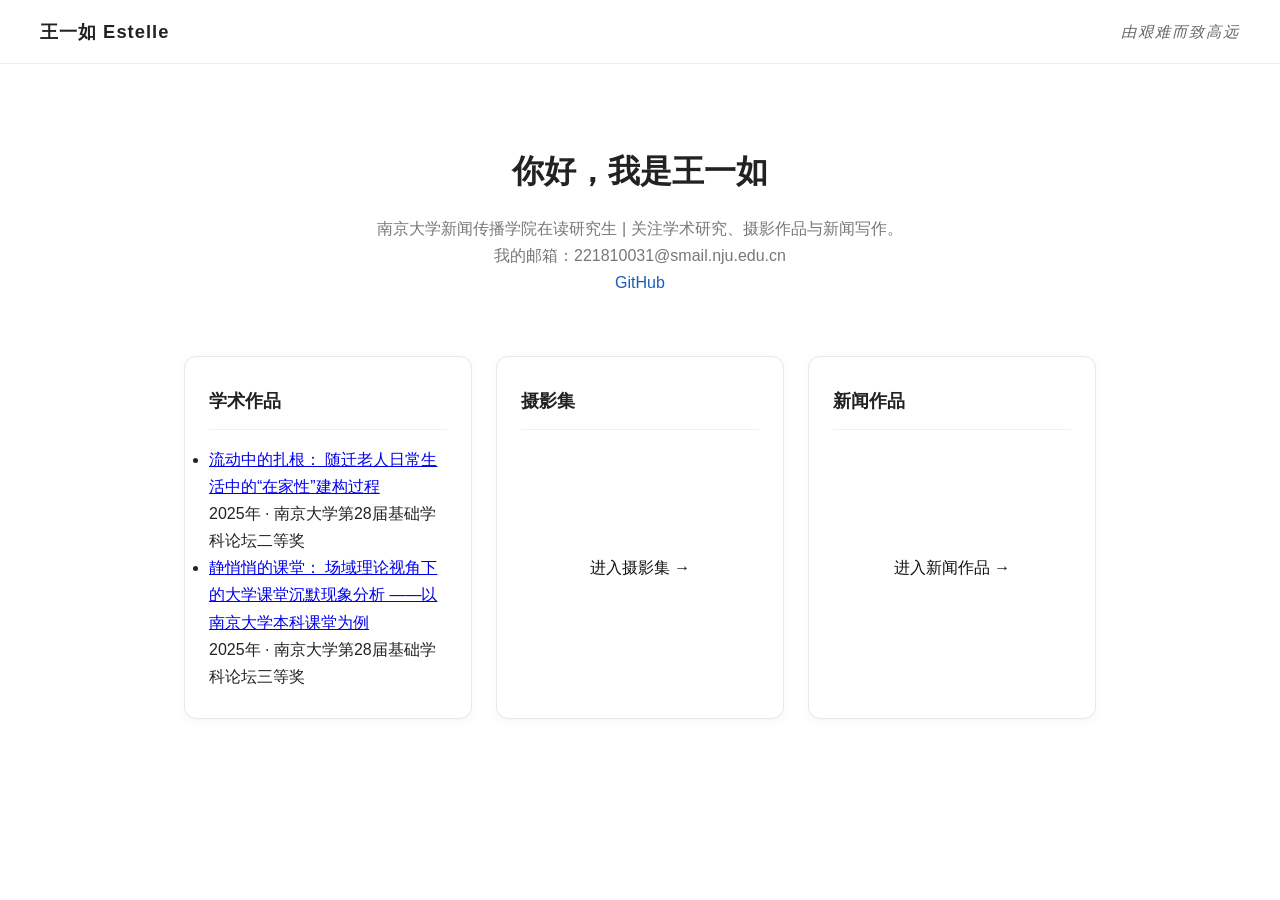
<file: index.html>
<!DOCTYPE html>
<html lang="zh-CN">
<head>
  <meta charset="UTF-8">
  <meta name="viewport" content="width=device-width, initial-scale=1.0">
  <title>王一如 · 个人网站</title>
  <link rel="stylesheet" href="style.css">
</head>
<body>

    <!-- 顶部导航栏 -->
  <nav class="navbar">
    <div class="nav-brand">王一如 Estelle</div>
    <p class="nav-motto"><em>由艰难而致高远</em></p>
  </nav>

  <!-- 基本信息区域 -->
  <header class="hero">
    <h1>你好，我是王一如</h1>
    <p>南京大学新闻传播学院在读研究生 | 关注学术研究、摄影作品与新闻写作。</p>
     <p>我的邮箱：221810031@smail.nju.edu.cn</p>
     <p>
    <a href="https://github.com/wangyiru0405">GitHub</a>
  </p>
  </header>

  <!-- 三个内容卡片占位区 -->
  <main class="cards-container">

     <!-- 学术作品 -->
    <section class="card" id="academic">
      <h2>学术作品</h2>
      <ul class="item-list">
        <li>
          <a href="papers/academic-paper-2.pdf" target="_blank">流动中的扎根： 随迁老人日常生活中的“在家性”建构过程</a>
          <br>
          <span class="item-meta">2025年 · 南京大学第28届基础学科论坛二等奖</span>
        </li>
        <li>
          <a href="papers/academic-paper-1.pdf" target="_blank">静悄悄的课堂： 场域理论视角下的大学课堂沉默现象分析 ——以南京大学本科课堂为例</a>
          <br>
          <span class="item-meta">2025年 · 南京大学第28届基础学科论坛三等奖</span>
        </li>
      </ul>
    </section>

    <section class="card card-flex" id="photography">
  <h2>摄影集</h2>
  <div class="card-center">
    <a href="photography.html" class="card-link">进入摄影集 →</a>
  </div>
</section>

   <section class="card card-flex" id="journalism">
  <h2>新闻作品</h2>
  <div class="card-center">
    <a href="news.html" class="card-link">进入新闻作品 →</a>
  </div>
</section>

  </main>

</body>
</html>
</file>
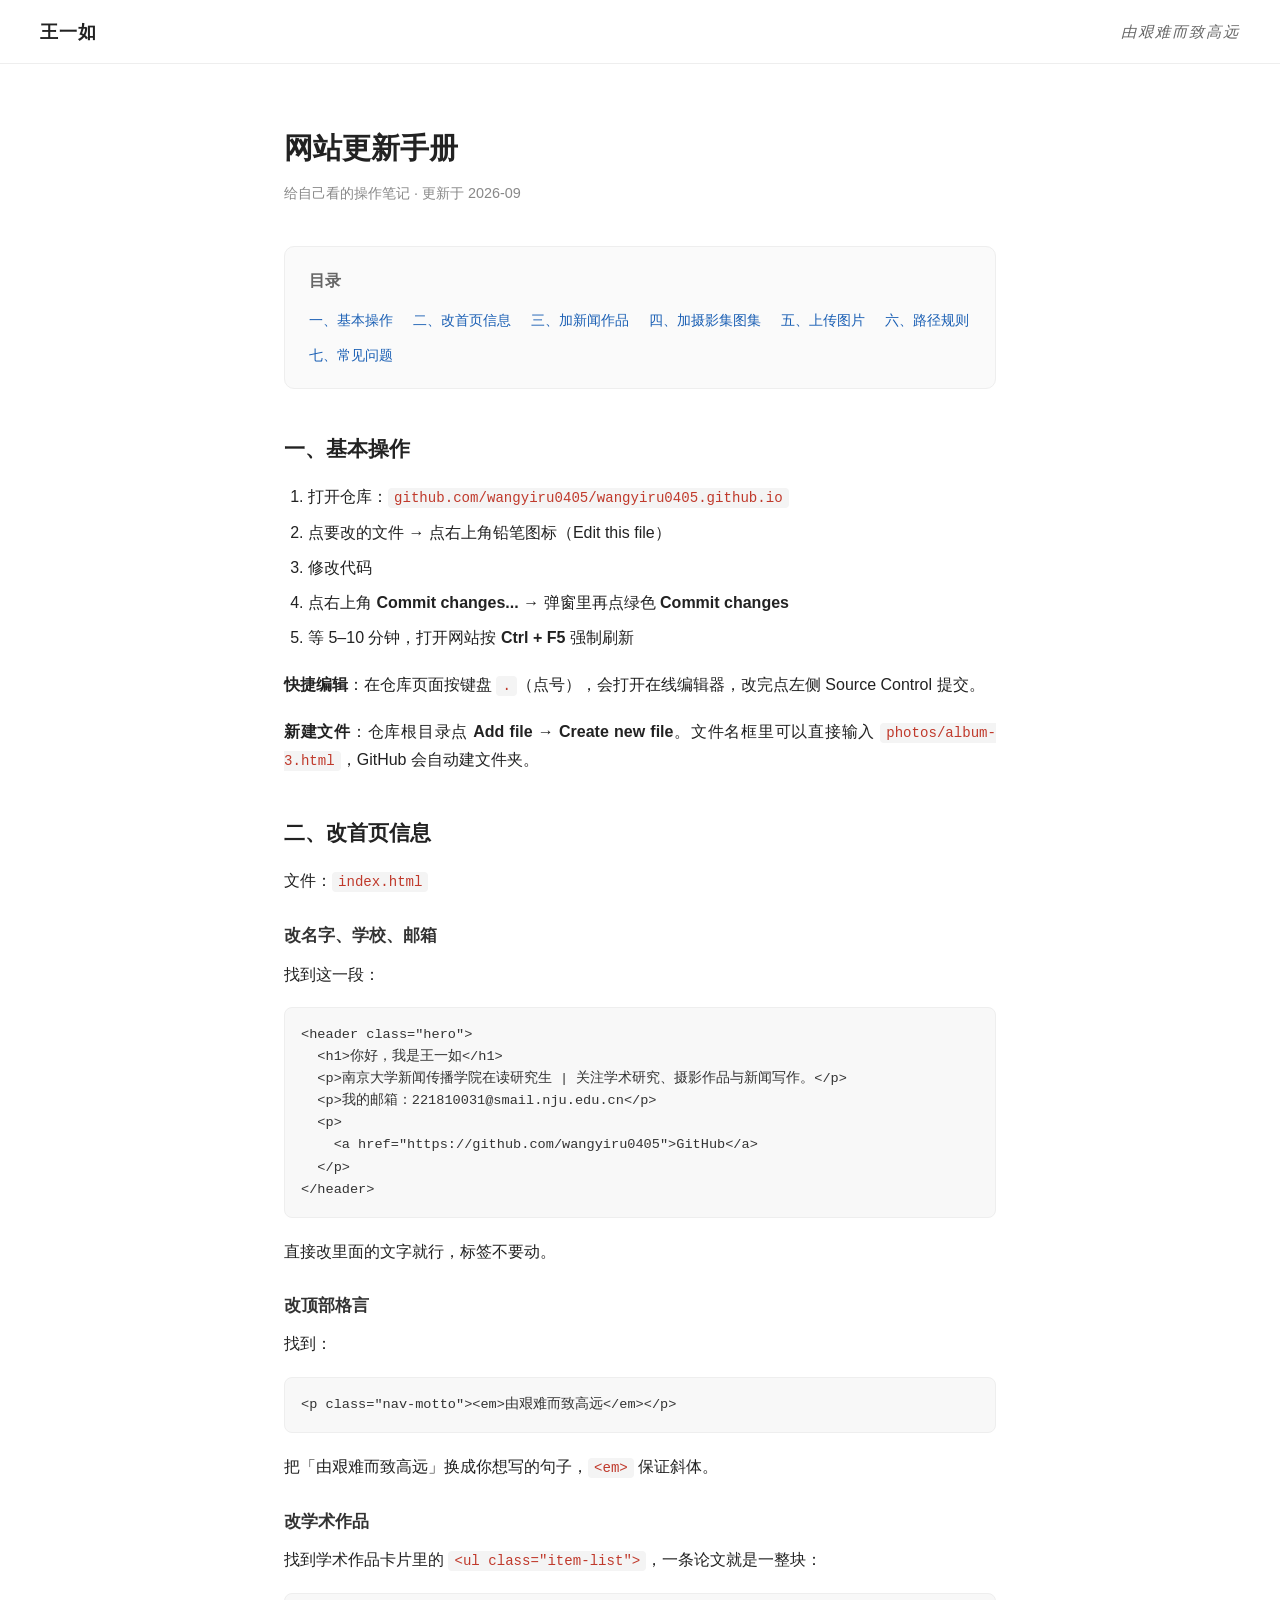
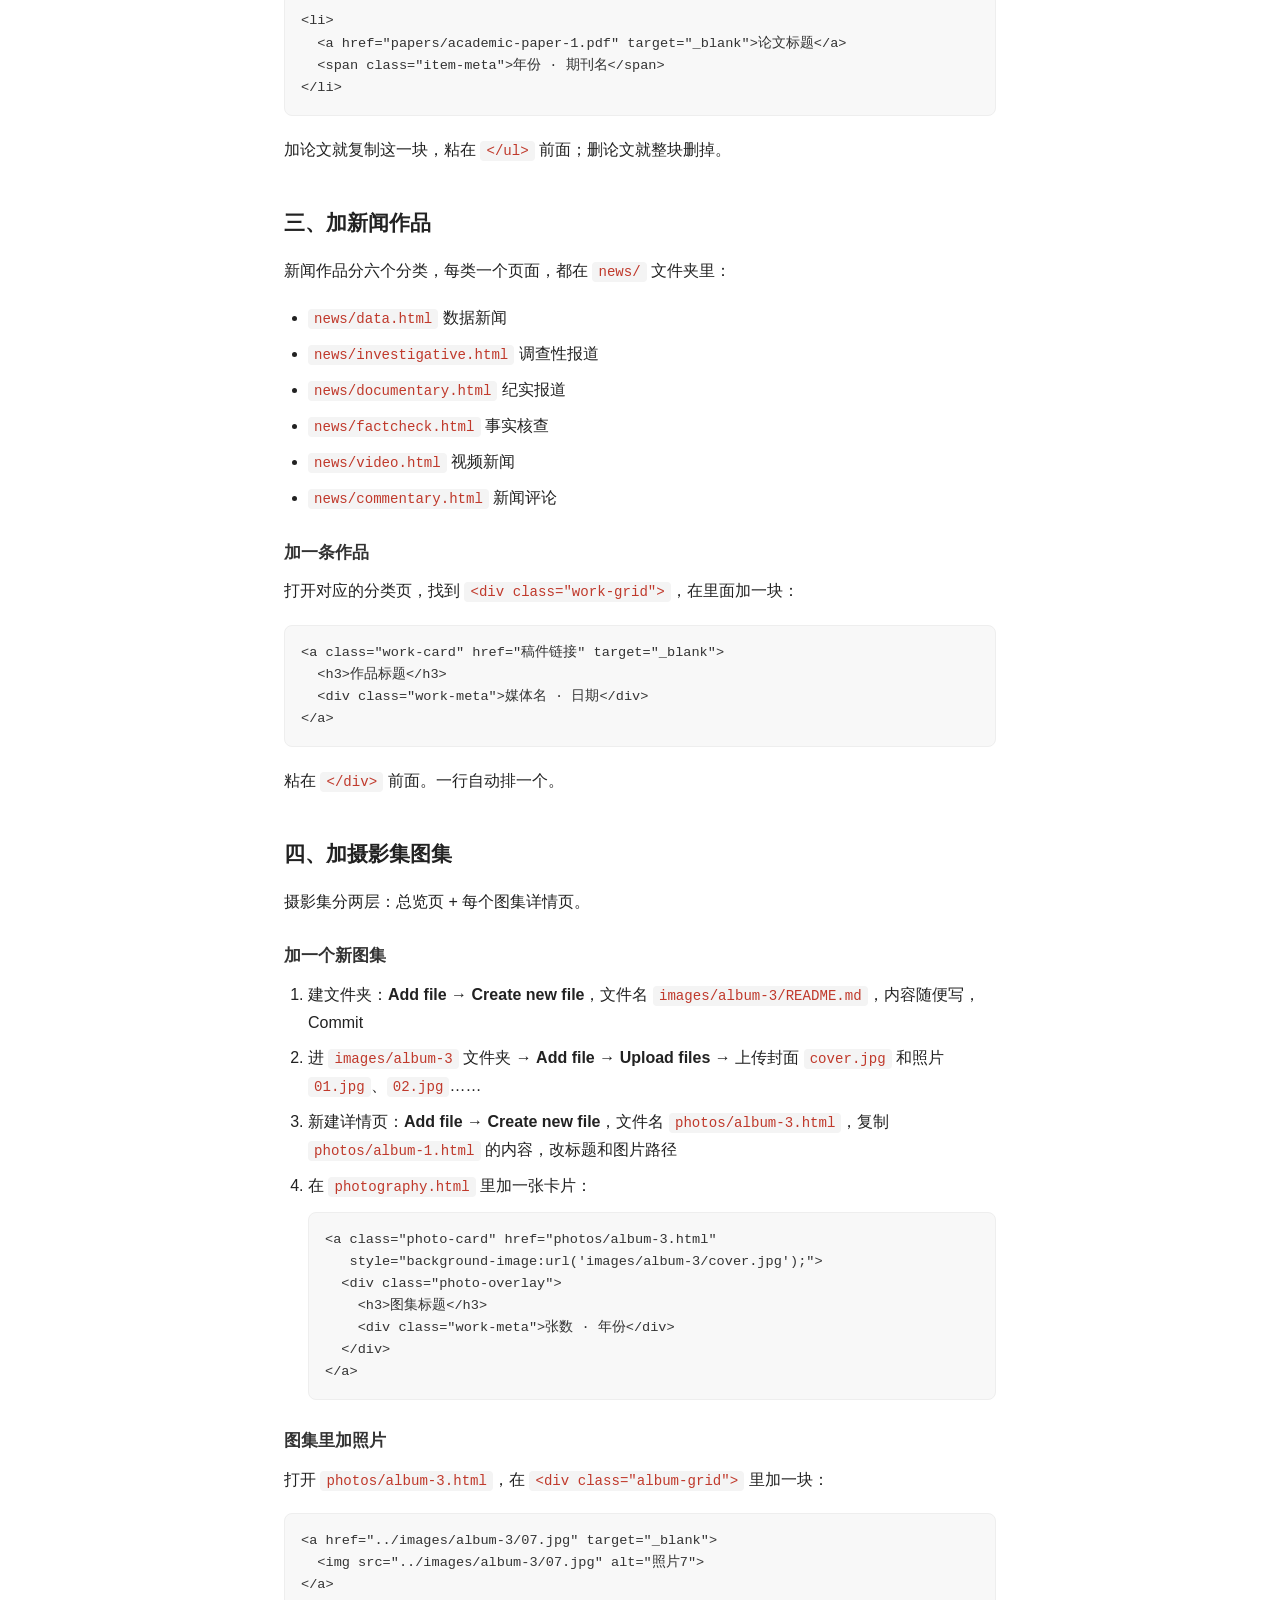
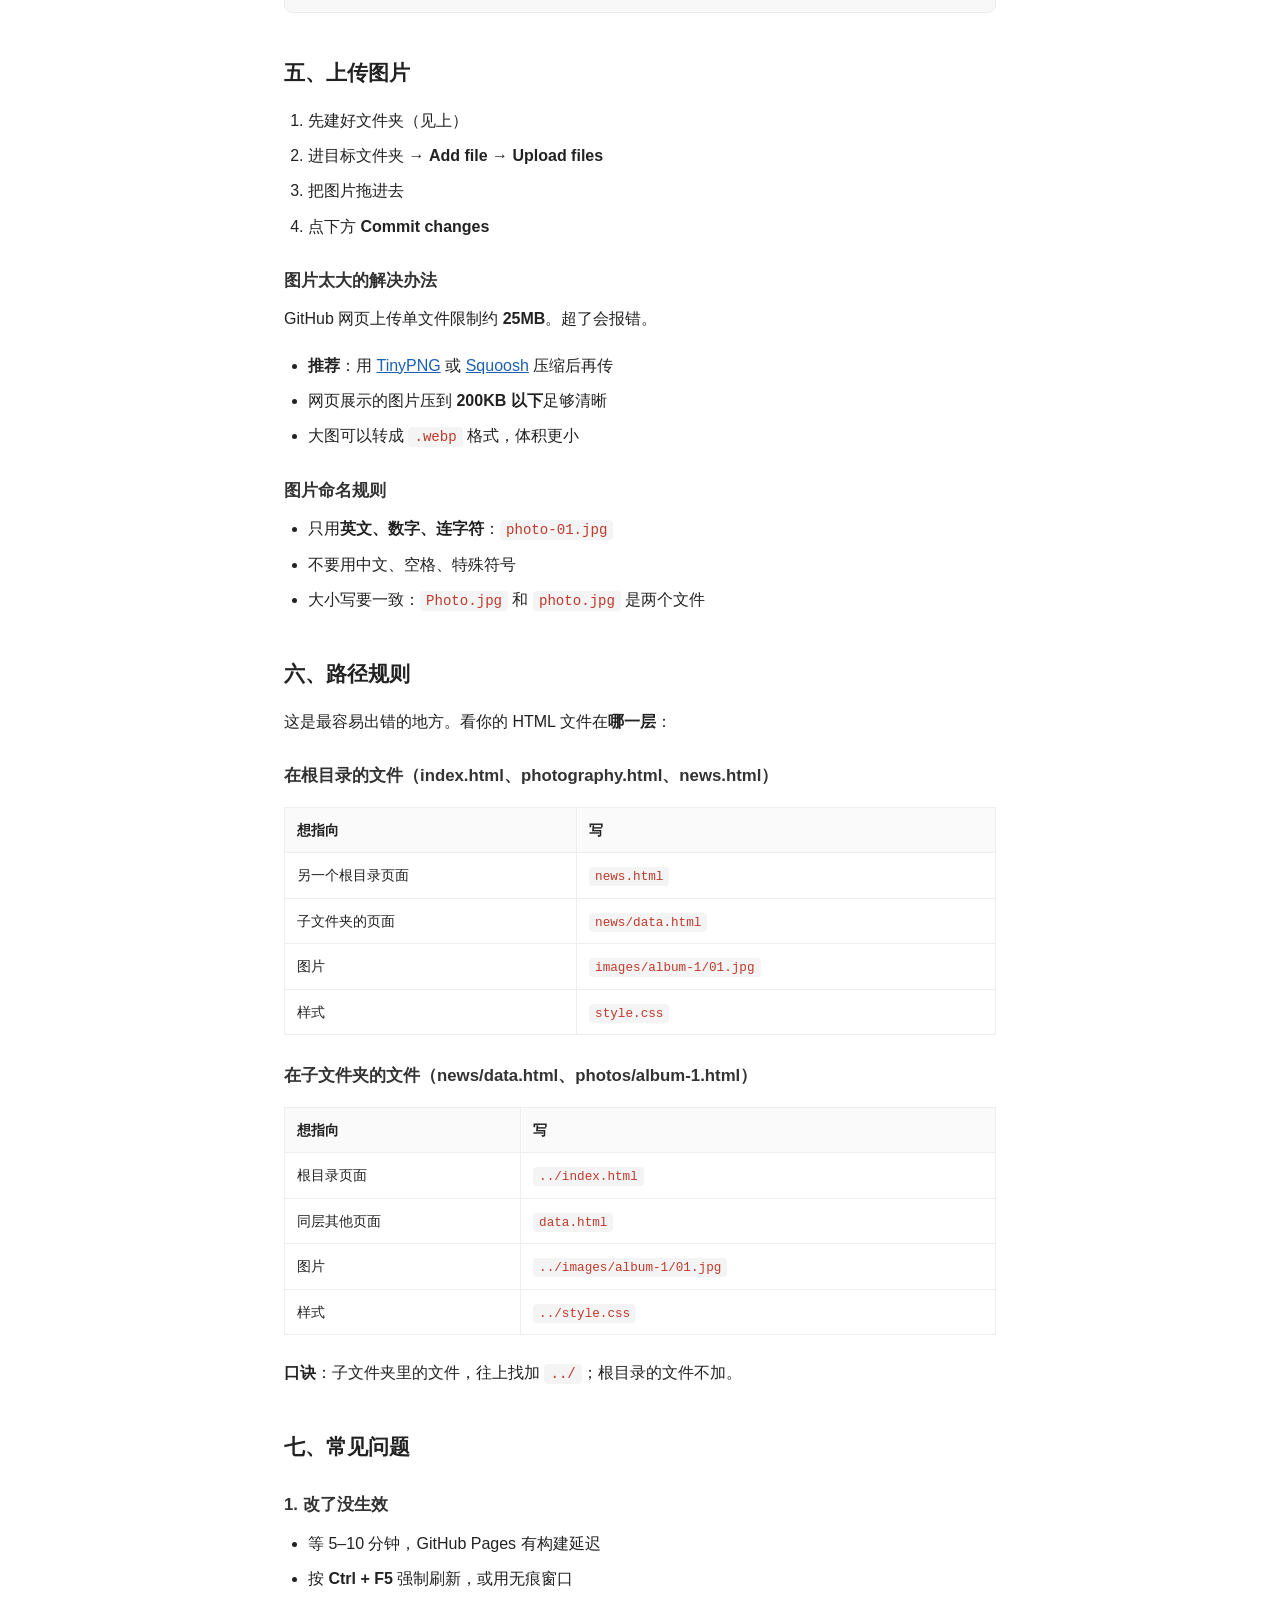
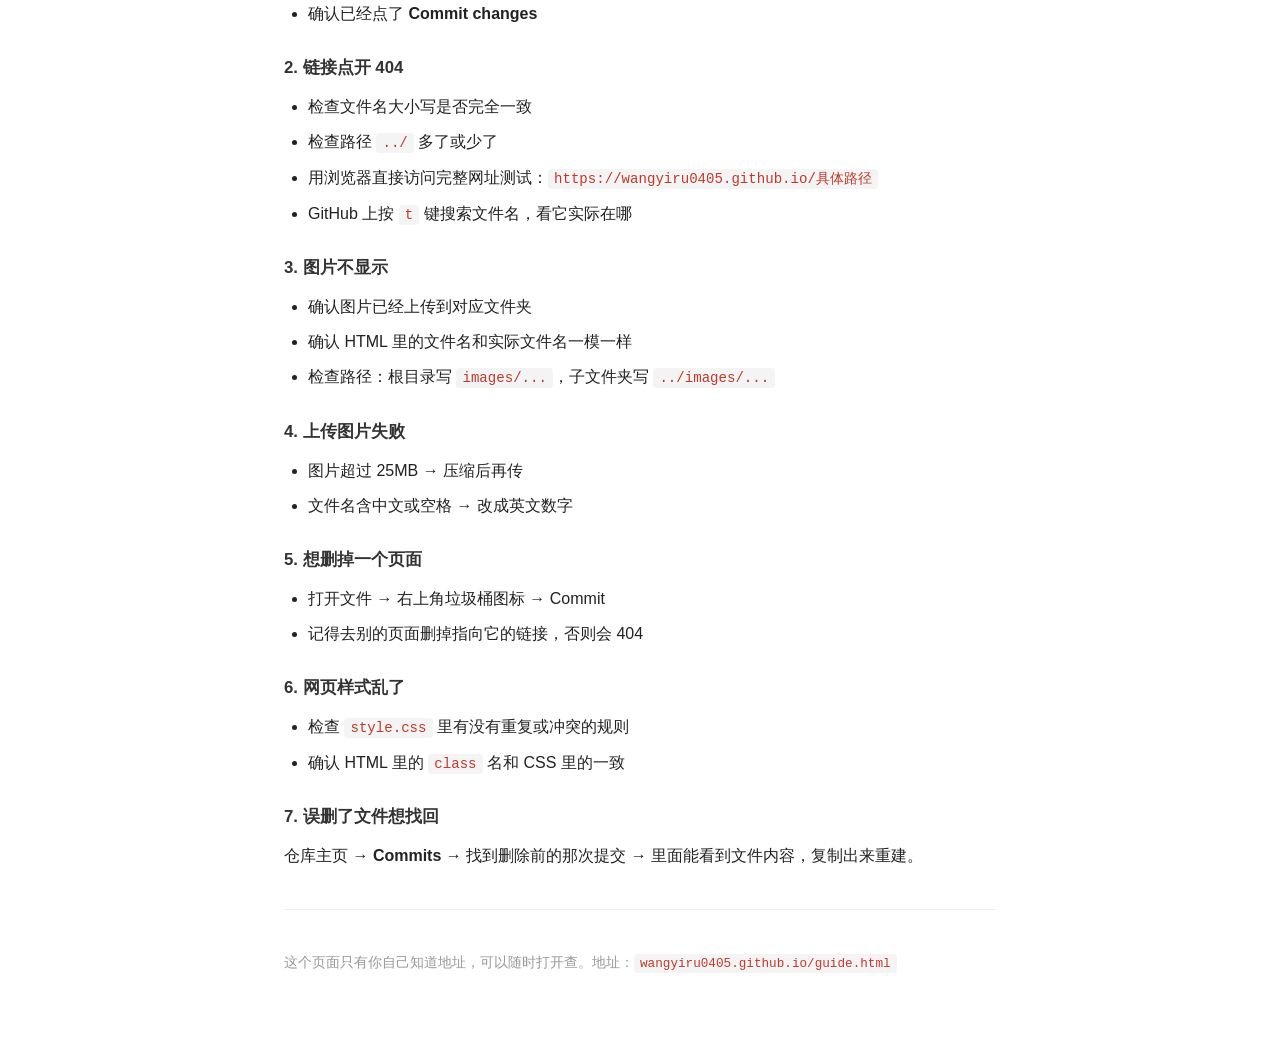
<file: guide.html>
<!DOCTYPE html>
<html lang="zh-CN">
<head>
  <meta charset="UTF-8">
  <meta name="viewport" content="width=device-width, initial-scale=1.0">
  <title>网站更新手册 · 王一如</title>
  <link rel="stylesheet" href="style.css">
</head>
<body>

  <nav class="navbar">
    <div class="nav-brand"><a href="index.html" style="text-decoration:none;color:inherit;">王一如</a></div>
    <p class="nav-motto"><em>由艰难而致高远</em></p>
  </nav>

  <main class="article-container">

    <h1>网站更新手册</h1>
    <p class="article-meta">给自己看的操作笔记 · 更新于 2026-09</p>

    <div class="guide-toc">
      <h2>目录</h2>
      <ul>
        <li><a href="#basic">一、基本操作</a></li>
        <li><a href="#home">二、改首页信息</a></li>
        <li><a href="#news">三、加新闻作品</a></li>
        <li><a href="#photo">四、加摄影集图集</a></li>
        <li><a href="#upload">五、上传图片</a></li>
        <li><a href="#path">六、路径规则</a></li>
        <li><a href="#faq">七、常见问题</a></li>
      </ul>
    </div>

    <article class="article-content">

      <h2 id="basic">一、基本操作</h2>
      <ol>
        <li>打开仓库：<code>github.com/wangyiru0405/wangyiru0405.github.io</code></li>
        <li>点要改的文件 → 点右上角铅笔图标（Edit this file）</li>
        <li>修改代码</li>
        <li>点右上角 <strong>Commit changes...</strong> → 弹窗里再点绿色 <strong>Commit changes</strong></li>
        <li>等 5–10 分钟，打开网站按 <strong>Ctrl + F5</strong> 强制刷新</li>
      </ol>
      <p><strong>快捷编辑</strong>：在仓库页面按键盘 <code>.</code>（点号），会打开在线编辑器，改完点左侧 Source Control 提交。</p>
      <p><strong>新建文件</strong>：仓库根目录点 <strong>Add file → Create new file</strong>。文件名框里可以直接输入 <code>photos/album-3.html</code>，GitHub 会自动建文件夹。</p>

      <h2 id="home">二、改首页信息</h2>
      <p>文件：<code>index.html</code></p>

      <h3>改名字、学校、邮箱</h3>
      <p>找到这一段：</p>
      <pre><code>&lt;header class="hero"&gt;
  &lt;h1&gt;你好，我是王一如&lt;/h1&gt;
  &lt;p&gt;南京大学新闻传播学院在读研究生 | 关注学术研究、摄影作品与新闻写作。&lt;/p&gt;
  &lt;p&gt;我的邮箱：221810031@smail.nju.edu.cn&lt;/p&gt;
  &lt;p&gt;
    &lt;a href="https://github.com/wangyiru0405"&gt;GitHub&lt;/a&gt;
  &lt;/p&gt;
&lt;/header&gt;</code></pre>
      <p>直接改里面的文字就行，标签不要动。</p>

      <h3>改顶部格言</h3>
      <p>找到：</p>
      <pre><code>&lt;p class="nav-motto"&gt;&lt;em&gt;由艰难而致高远&lt;/em&gt;&lt;/p&gt;</code></pre>
      <p>把「由艰难而致高远」换成你想写的句子，<code>&lt;em&gt;</code> 保证斜体。</p>

      <h3>改学术作品</h3>
      <p>找到学术作品卡片里的 <code>&lt;ul class="item-list"&gt;</code>，一条论文就是一整块：</p>
      <pre><code>&lt;li&gt;
  &lt;a href="papers/academic-paper-1.pdf" target="_blank"&gt;论文标题&lt;/a&gt;
  &lt;span class="item-meta"&gt;年份 · 期刊名&lt;/span&gt;
&lt;/li&gt;</code></pre>
      <p>加论文就复制这一块，粘在 <code>&lt;/ul&gt;</code> 前面；删论文就整块删掉。</p>

      <h2 id="news">三、加新闻作品</h2>
      <p>新闻作品分六个分类，每类一个页面，都在 <code>news/</code> 文件夹里：</p>
      <ul>
        <li><code>news/data.html</code> 数据新闻</li>
        <li><code>news/investigative.html</code> 调查性报道</li>
        <li><code>news/documentary.html</code> 纪实报道</li>
        <li><code>news/factcheck.html</code> 事实核查</li>
        <li><code>news/video.html</code> 视频新闻</li>
        <li><code>news/commentary.html</code> 新闻评论</li>
      </ul>

      <h3>加一条作品</h3>
      <p>打开对应的分类页，找到 <code>&lt;div class="work-grid"&gt;</code>，在里面加一块：</p>
      <pre><code>&lt;a class="work-card" href="稿件链接" target="_blank"&gt;
  &lt;h3&gt;作品标题&lt;/h3&gt;
  &lt;div class="work-meta"&gt;媒体名 · 日期&lt;/div&gt;
&lt;/a&gt;</code></pre>
      <p>粘在 <code>&lt;/div&gt;</code> 前面。一行自动排一个。</p>

      <h2 id="photo">四、加摄影集图集</h2>
      <p>摄影集分两层：总览页 + 每个图集详情页。</p>

      <h3>加一个新图集</h3>
      <ol>
        <li>建文件夹：<strong>Add file → Create new file</strong>，文件名 <code>images/album-3/README.md</code>，内容随便写，Commit</li>
        <li>进 <code>images/album-3</code> 文件夹 → <strong>Add file → Upload files</strong> → 上传封面 <code>cover.jpg</code> 和照片 <code>01.jpg</code>、<code>02.jpg</code>……</li>
        <li>新建详情页：<strong>Add file → Create new file</strong>，文件名 <code>photos/album-3.html</code>，复制 <code>photos/album-1.html</code> 的内容，改标题和图片路径</li>
        <li>在 <code>photography.html</code> 里加一张卡片：
          <pre><code>&lt;a class="photo-card" href="photos/album-3.html"
   style="background-image:url('images/album-3/cover.jpg');"&gt;
  &lt;div class="photo-overlay"&gt;
    &lt;h3&gt;图集标题&lt;/h3&gt;
    &lt;div class="work-meta"&gt;张数 · 年份&lt;/div&gt;
  &lt;/div&gt;
&lt;/a&gt;</code></pre>
        </li>
      </ol>

      <h3>图集里加照片</h3>
      <p>打开 <code>photos/album-3.html</code>，在 <code>&lt;div class="album-grid"&gt;</code> 里加一块：</p>
      <pre><code>&lt;a href="../images/album-3/07.jpg" target="_blank"&gt;
  &lt;img src="../images/album-3/07.jpg" alt="照片7"&gt;
&lt;/a&gt;</code></pre>

      <h2 id="upload">五、上传图片</h2>
      <ol>
        <li>先建好文件夹（见上）</li>
        <li>进目标文件夹 → <strong>Add file → Upload files</strong></li>
        <li>把图片拖进去</li>
        <li>点下方 <strong>Commit changes</strong></li>
      </ol>

      <h3>图片太大的解决办法</h3>
      <p>GitHub 网页上传单文件限制约 <strong>25MB</strong>。超了会报错。</p>
      <ul>
        <li><strong>推荐</strong>：用 <a href="https://tinypng.com" target="_blank">TinyPNG</a> 或 <a href="https://squoosh.app" target="_blank">Squoosh</a> 压缩后再传</li>
        <li>网页展示的图片压到 <strong>200KB 以下</strong>足够清晰</li>
        <li>大图可以转成 <code>.webp</code> 格式，体积更小</li>
      </ul>

      <h3>图片命名规则</h3>
      <ul>
        <li>只用<strong>英文、数字、连字符</strong>：<code>photo-01.jpg</code></li>
        <li>不要用中文、空格、特殊符号</li>
        <li>大小写要一致：<code>Photo.jpg</code> 和 <code>photo.jpg</code> 是两个文件</li>
      </ul>

      <h2 id="path">六、路径规则</h2>
      <p>这是最容易出错的地方。看你的 HTML 文件在<strong>哪一层</strong>：</p>

      <h3>在根目录的文件（index.html、photography.html、news.html）</h3>
      <table>
        <tr><th>想指向</th><th>写</th></tr>
        <tr><td>另一个根目录页面</td><td><code>news.html</code></td></tr>
        <tr><td>子文件夹的页面</td><td><code>news/data.html</code></td></tr>
        <tr><td>图片</td><td><code>images/album-1/01.jpg</code></td></tr>
        <tr><td>样式</td><td><code>style.css</code></td></tr>
      </table>

      <h3>在子文件夹的文件（news/data.html、photos/album-1.html）</h3>
      <table>
        <tr><th>想指向</th><th>写</th></tr>
        <tr><td>根目录页面</td><td><code>../index.html</code></td></tr>
        <tr><td>同层其他页面</td><td><code>data.html</code></td></tr>
        <tr><td>图片</td><td><code>../images/album-1/01.jpg</code></td></tr>
        <tr><td>样式</td><td><code>../style.css</code></td></tr>
      </table>

      <p><strong>口诀</strong>：子文件夹里的文件，往上找加 <code>../</code>；根目录的文件不加。</p>

      <h2 id="faq">七、常见问题</h2>

      <h3>1. 改了没生效</h3>
      <ul>
        <li>等 5–10 分钟，GitHub Pages 有构建延迟</li>
        <li>按 <strong>Ctrl + F5</strong> 强制刷新，或用无痕窗口</li>
        <li>确认已经点了 <strong>Commit changes</strong></li>
      </ul>

      <h3>2. 链接点开 404</h3>
      <ul>
        <li>检查文件名大小写是否完全一致</li>
        <li>检查路径 <code>../</code> 多了或少了</li>
        <li>用浏览器直接访问完整网址测试：<code>https://wangyiru0405.github.io/具体路径</code></li>
        <li>GitHub 上按 <code>t</code> 键搜索文件名，看它实际在哪</li>
      </ul>

      <h3>3. 图片不显示</h3>
      <ul>
        <li>确认图片已经上传到对应文件夹</li>
        <li>确认 HTML 里的文件名和实际文件名一模一样</li>
        <li>检查路径：根目录写 <code>images/...</code>，子文件夹写 <code>../images/...</code></li>
      </ul>

      <h3>4. 上传图片失败</h3>
      <ul>
        <li>图片超过 25MB → 压缩后再传</li>
        <li>文件名含中文或空格 → 改成英文数字</li>
      </ul>

      <h3>5. 想删掉一个页面</h3>
      <ul>
        <li>打开文件 → 右上角垃圾桶图标 → Commit</li>
        <li>记得去别的页面删掉指向它的链接，否则会 404</li>
      </ul>

      <h3>6. 网页样式乱了</h3>
      <ul>
        <li>检查 <code>style.css</code> 里有没有重复或冲突的规则</li>
        <li>确认 HTML 里的 <code>class</code> 名和 CSS 里的一致</li>
      </ul>

      <h3>7. 误删了文件想找回</h3>
      <p>仓库主页 → <strong>Commits</strong> → 找到删除前的那次提交 → 里面能看到文件内容，复制出来重建。</p>

      <hr style="margin:40px 0;border:none;border-top:1px solid #eeeeee;">

      <p style="color:#999;font-size:0.9rem;">这个页面只有你自己知道地址，可以随时打开查。地址：<code>wangyiru0405.github.io/guide.html</code></p>

    </article>

  </main>

</body>
</html>
</file>
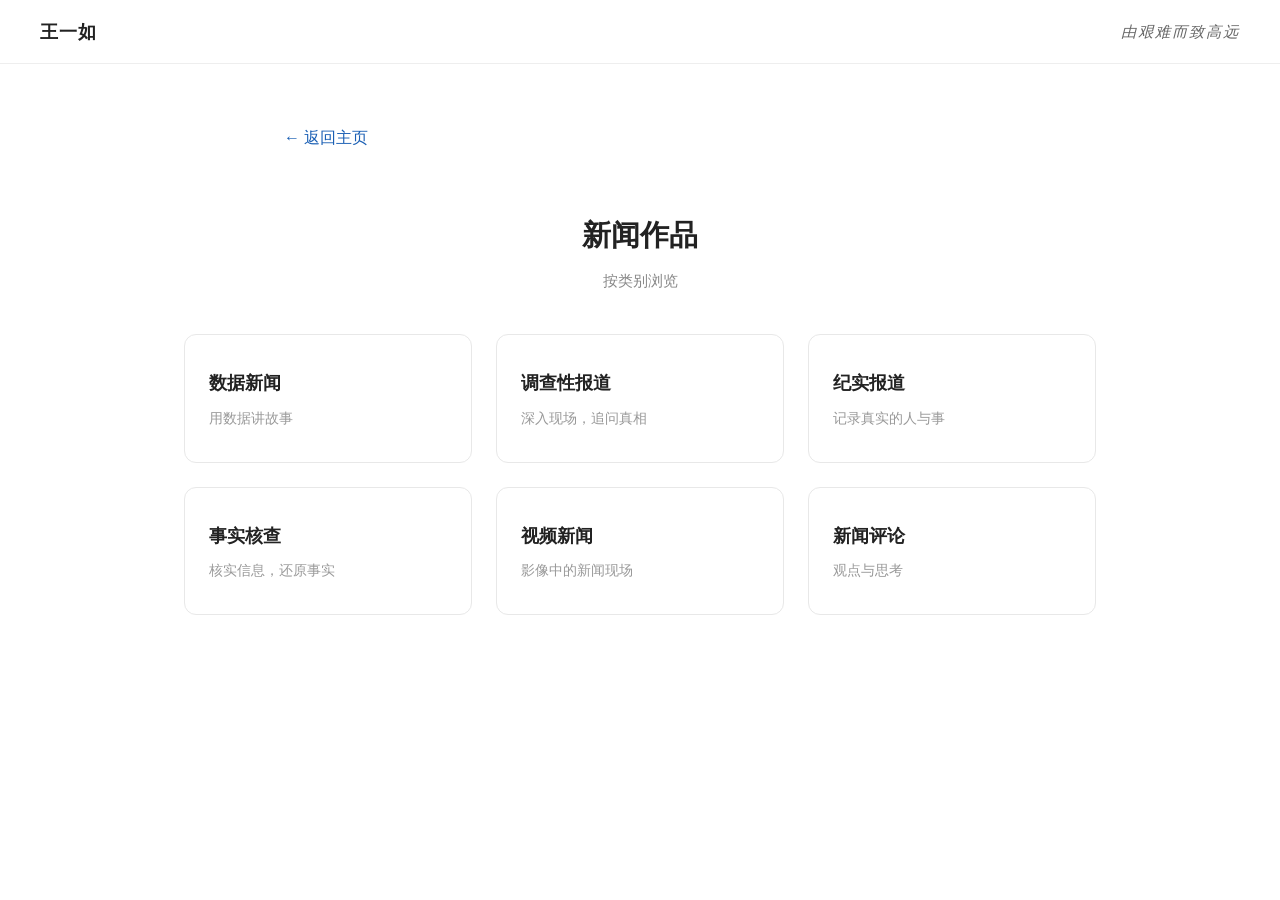
<file: news.html>
<!DOCTYPE html>
<html lang="zh-CN">
<head>
  <meta charset="UTF-8">
  <meta name="viewport" content="width=device-width, initial-scale=1.0">
  <title>新闻作品 · 王一如</title>
  <link rel="stylesheet" href="style.css">
</head>
<body>

  <nav class="navbar">
    <div class="nav-brand"><a href="index.html" style="text-decoration:none;color:inherit;">王一如</a></div>
    <p class="nav-motto"><em>由艰难而致高远</em></p>
  </nav>

    <main class="article-container" style="padding-bottom:0;">
    <p><a href="index.html" style="color:#1a5fb4;text-decoration:none;">← 返回主页</a></p>
  </main>

  <header class="page-header">
    <h1>新闻作品</h1>
    <p>按类别浏览</p>
  </header>

  <main class="category-grid">
    <a class="category-card" href="news/data.html">
      <h2>数据新闻</h2>
      <p>用数据讲故事</p>
    </a>
    <a class="category-card" href="news/investigative.html">
      <h2>调查性报道</h2>
      <p>深入现场，追问真相</p>
    </a>
    <a class="category-card" href="news/documentary.html">
      <h2>纪实报道</h2>
      <p>记录真实的人与事</p>
    </a>
    <a class="category-card" href="news/factchecking.html">
      <h2>事实核查</h2>
      <p>核实信息，还原事实</p>
    </a>
    <a class="category-card" href="news/video.html">
      <h2>视频新闻</h2>
      <p>影像中的新闻现场</p>
    </a>
    <a class="category-card" href="news/commentary.html">
      <h2>新闻评论</h2>
      <p>观点与思考</p>
    </a>
  </main>

</body>
</html>
</file>
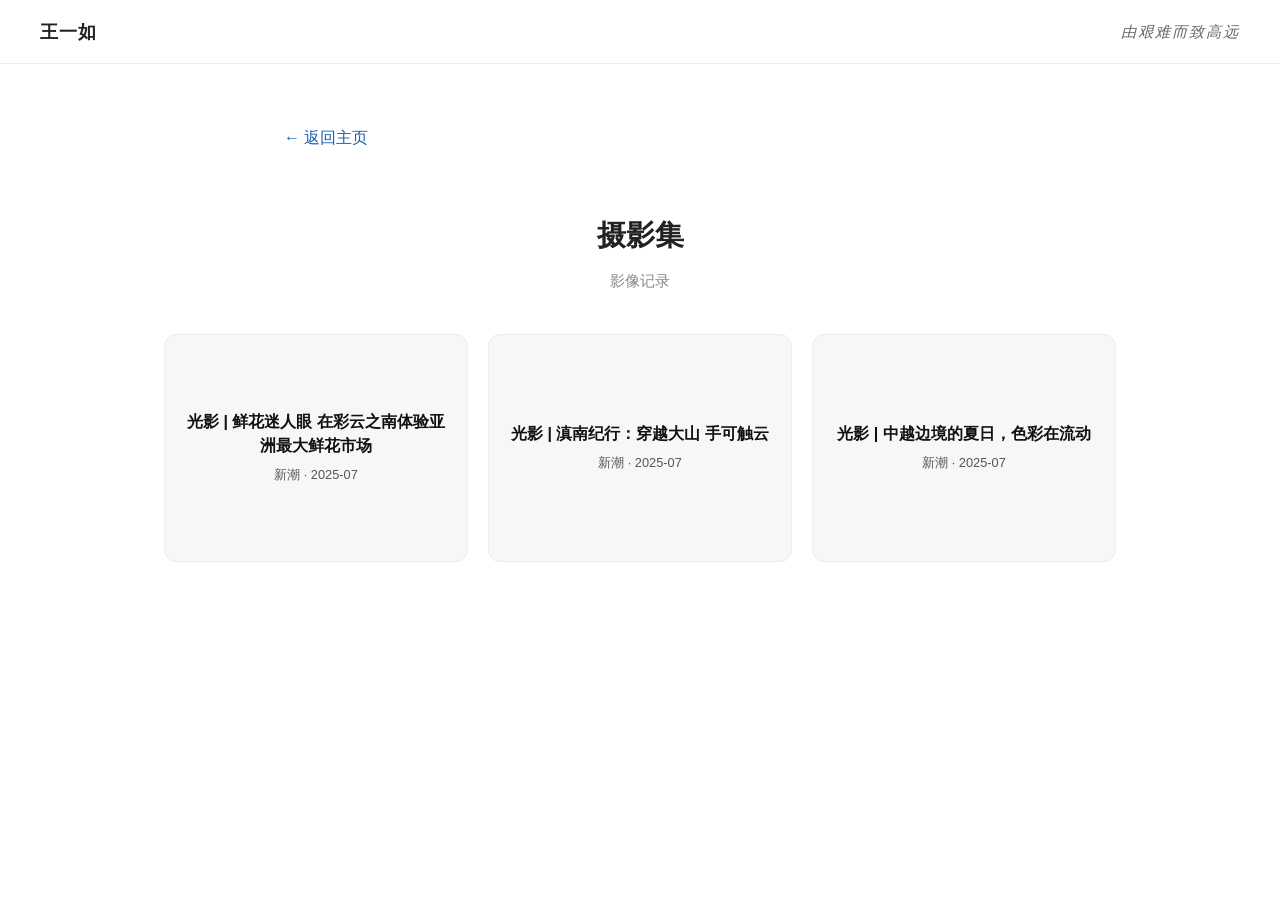
<file: photography.html>
<!DOCTYPE html>
<html lang="zh-CN">
<head>
  <meta charset="UTF-8">
  <meta name="viewport" content="width=device-width, initial-scale=1.0">
  <title>摄影集 · 王一如</title>
  <link rel="stylesheet" href="style.css">
</head>
<body>

  <nav class="navbar">
    <div class="nav-brand"><a href="index.html" style="text-decoration:none;color:inherit;">王一如</a></div>
    <p class="nav-motto"><em>由艰难而致高远</em></p>
  </nav>

  <main class="article-container" style="padding-bottom:0;">
    <p><a href="index.html" style="color:#1a5fb4;text-decoration:none;">← 返回主页</a></p>
  </main>

  <header class="page-header">
    <h1>摄影集</h1>
    <p>影像记录</p>
  </header>

  <main class="photo-grid-wrap">
    <div class="photo-grid">

      <!-- 链接卡片：跳转到外部图集 -->
      <a class="photo-card photo-card-link" href="https://mp.weixin.qq.com/s/2mZAwUhM0xz4P-weGSY0wA" target="_blank">
        <div class="photo-overlay">
          <h3>光影 | 鲜花迷人眼 在彩云之南体验亚洲最大鲜花市场</h3>
          <div class="work-meta">新潮 · 2025-07</div>
        </div>
      </a>

      <a class="photo-card photo-card-link" href="https://mp.weixin.qq.com/s/ZX9TPPDSc-EjP66G8jmydA" target="_blank">
        <div class="photo-overlay">
          <h3>光影 | 滇南纪行：穿越大山 手可触云</h3>
          <div class="work-meta">新潮 · 2025-07</div>
        </div>
      </a>
      
      <a class="photo-card photo-card-link" href="https://mp.weixin.qq.com/s/eCuZIRLlpVw-RigtpGexTQ" target="_blank">
        <div class="photo-overlay">
          <h3>光影 | 中越边境的夏日，色彩在流动</h3>
          <div class="work-meta">新潮 · 2025-07</div>
        </div>
      </a>
      
    </div>
  </main>

</body>
</html>
</file>
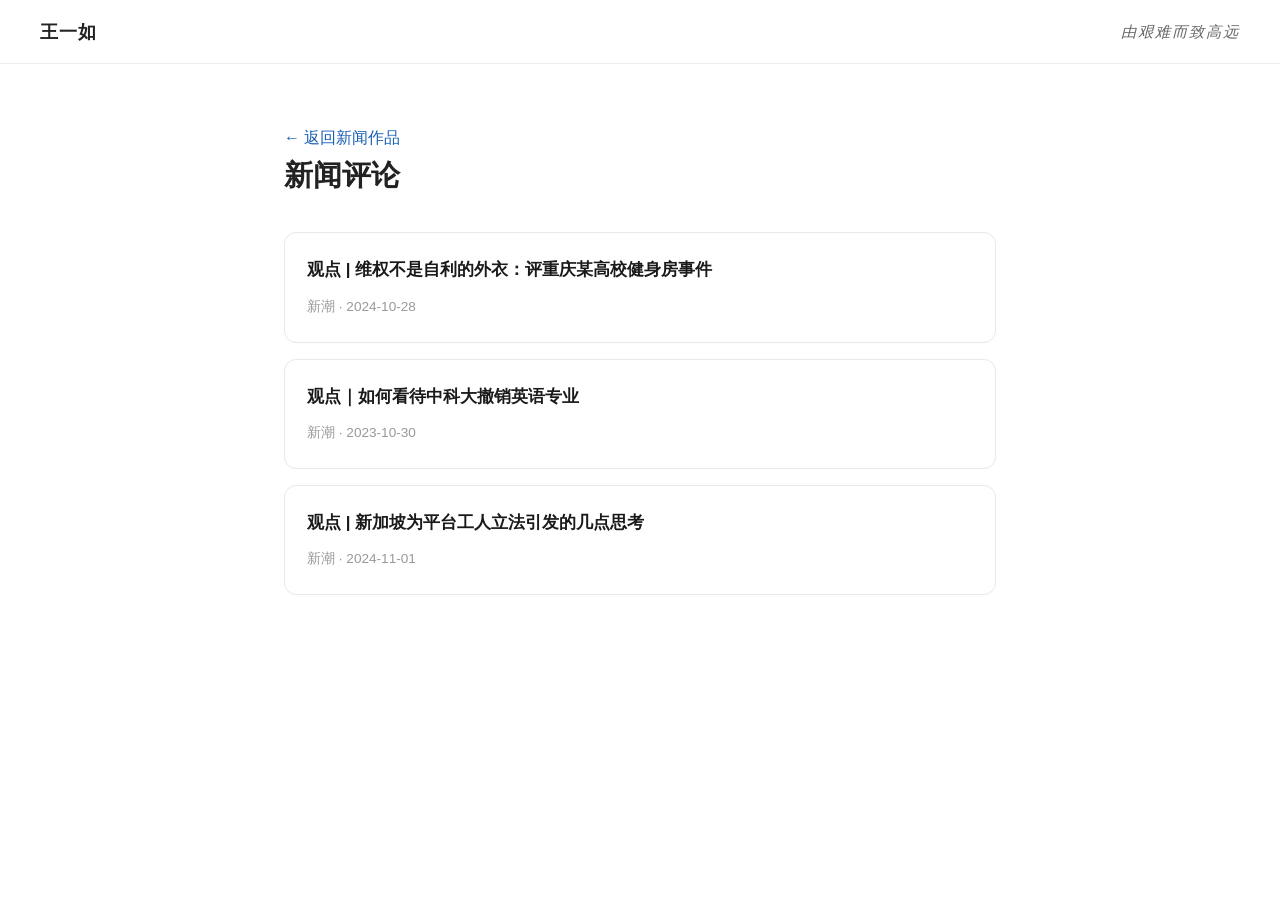
<file: news/commentary.html>
<!DOCTYPE html>
<html lang="zh-CN">
<head>
  <meta charset="UTF-8">
  <meta name="viewport" content="width=device-width, initial-scale=1.0">
  <title>新闻评论 · 王一如</title>
  <link rel="stylesheet" href="../style.css">
</head>
<body>

  <nav class="navbar">
    <div class="nav-brand"><a href="news/commentary.html" style="text-decoration:none;color:inherit;">王一如</a></div>
    <p class="nav-motto"><em>由艰难而致高远</em></p>
  </nav>

  <main class="article-container">
    <p><a href="../news.html" style="color:#1a5fb4;text-decoration:none;">← 返回新闻作品</a></p>

    <h1>新闻评论</h1>

    <div class="work-grid">

      <a class="work-card" href="https://mp.weixin.qq.com/s/ycpeDg0RMtG6tTTT-sfAYw" target="_blank">
        <h3>观点 | 维权不是自利的外衣：评重庆某高校健身房事件</h3>
        <div class="work-meta">新潮 · 2024-10-28</div>
      </a>

      <a class="work-card" href="https://mp.weixin.qq.com/s/hsZKP4WLsXku-dkYqW_1Ig" target="_blank">
        <h3>观点｜如何看待中科大撤销英语专业</h3>
        <div class="work-meta">新潮 · 2023-10-30</div>
      </a>

      <a class="work-card" href="https://mp.weixin.qq.com/s/o0aOYUJIUOWMUSYyKIbL9w" target="_blank">
        <h3>观点 | 新加坡为平台工人立法引发的几点思考</h3>
        <div class="work-meta">新潮 · 2024-11-01</div>
      </a>

    </div>
  </main>

</body>
</html>
</file>
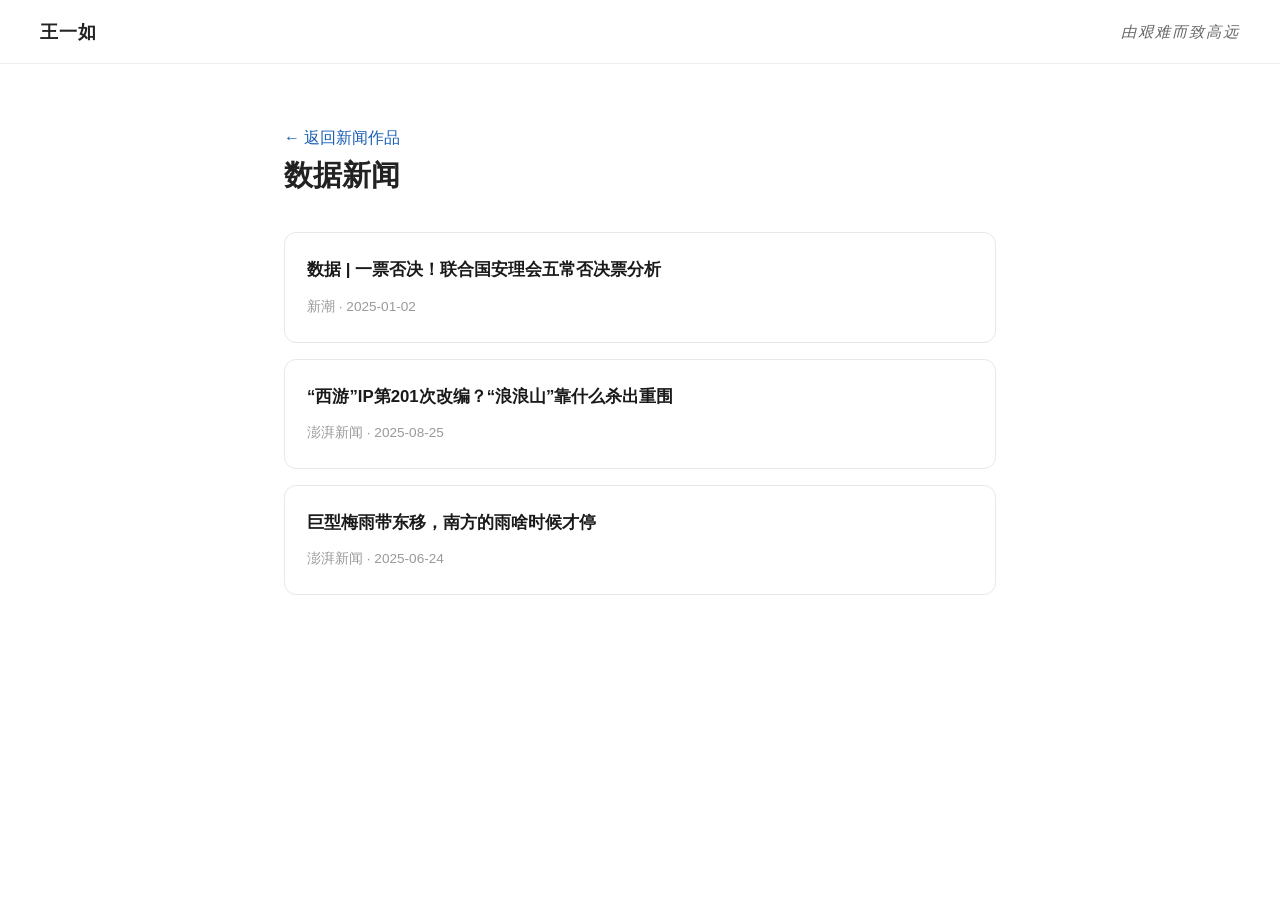
<file: news/data.html>
<!DOCTYPE html>
<html lang="zh-CN">
<head>
  <meta charset="UTF-8">
  <meta name="viewport" content="width=device-width, initial-scale=1.0">
  <title>数据新闻 · 王一如</title>
  <link rel="stylesheet" href="../style.css">
</head>
<body>

  <nav class="navbar">
    <div class="nav-brand"><a href="../index.html" style="text-decoration:none;color:inherit;">王一如</a></div>
    <p class="nav-motto"><em>由艰难而致高远</em></p>
  </nav>

  <main class="article-container">
    <p><a href="../news.html" style="color:#1a5fb4;text-decoration:none;">← 返回新闻作品</a></p>

    <h1>数据新闻</h1>

   <div class="work-grid">

  <a class="work-card" href="https://mp.weixin.qq.com/s/i-mf7pF_BKaDkcweWnBPWg" target="_blank">
    <h3>数据 | 一票否决！联合国安理会五常否决票分析</h3>
    <div class="work-meta">新潮 · 2025-01-02</div>
  </a>

  <a class="work-card" href="https://mp.weixin.qq.com/s/6D1QdQDwRQpPKW4i0TK5Kw" target="_blank">
    <h3>“西游”IP第201次改编？“浪浪山”靠什么杀出重围</h3>
    <div class="work-meta">澎湃新闻 · 2025-08-25</div>
  </a>

  <a class="work-card" href="https://mp.weixin.qq.com/s/bS-173jim2NYlYYwWXK9VQ" target="_blank">
    <h3>巨型梅雨带东移，南方的雨啥时候才停</h3>
    <div class="work-meta">澎湃新闻 · 2025-06-24</div>
  </a>
     
    </div>
  </main>

</body>
</html>
</file>
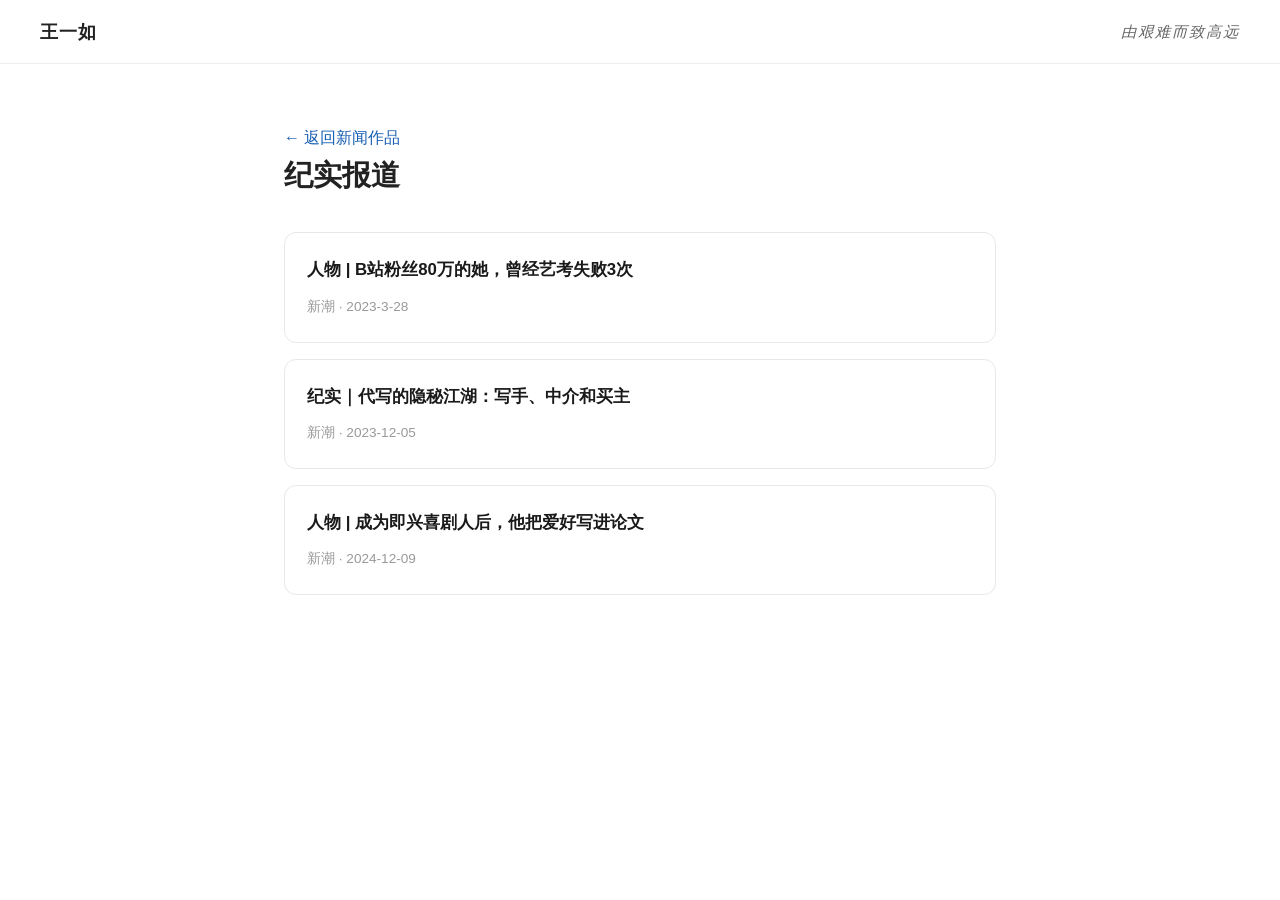
<file: news/documentary.html>
<!DOCTYPE html>
<html lang="zh-CN">
<head>
  <meta charset="UTF-8">
  <meta name="viewport" content="width=device-width, initial-scale=1.0">
  <title>纪实报道 · 王一如</title>
  <link rel="stylesheet" href="../style.css">
</head>
<body>

  <nav class="navbar">
    <div class="nav-brand"><a href="news/documentary.html" style="text-decoration:none;color:inherit;">王一如</a></div>
    <p class="nav-motto"><em>由艰难而致高远</em></p>
  </nav>

  <main class="article-container">
    <p><a href="../news.html" style="color:#1a5fb4;text-decoration:none;">← 返回新闻作品</a></p>

    <h1>纪实报道</h1>

    <div class="work-grid">

      <a class="work-card" href="https://mp.weixin.qq.com/s/jSCD6xkno0920Mx9YEjKhA" target="_blank">
        <h3>人物 | B站粉丝80万的她，曾经艺考失败3次</h3>
        <div class="work-meta">新潮 · 2023-3-28</div>
      </a>

      <a class="work-card" href="https://mp.weixin.qq.com/s/2ekhlaSkvgnGTJNYjp9iEw" target="_blank">
        <h3>纪实｜代写的隐秘江湖：写手、中介和买主</h3>
        <div class="work-meta">新潮 · 2023-12-05</div>
      </a>

      <a class="work-card" href="https://mp.weixin.qq.com/s/uMifAzrBfGXv2mTbAKAQJg" target="_blank">
        <h3>人物 | 成为即兴喜剧人后，他把爱好写进论文</h3>
        <div class="work-meta">新潮 · 2024-12-09</div>
      </a>

    </div>
  </main>

</body>
</html>
</file>
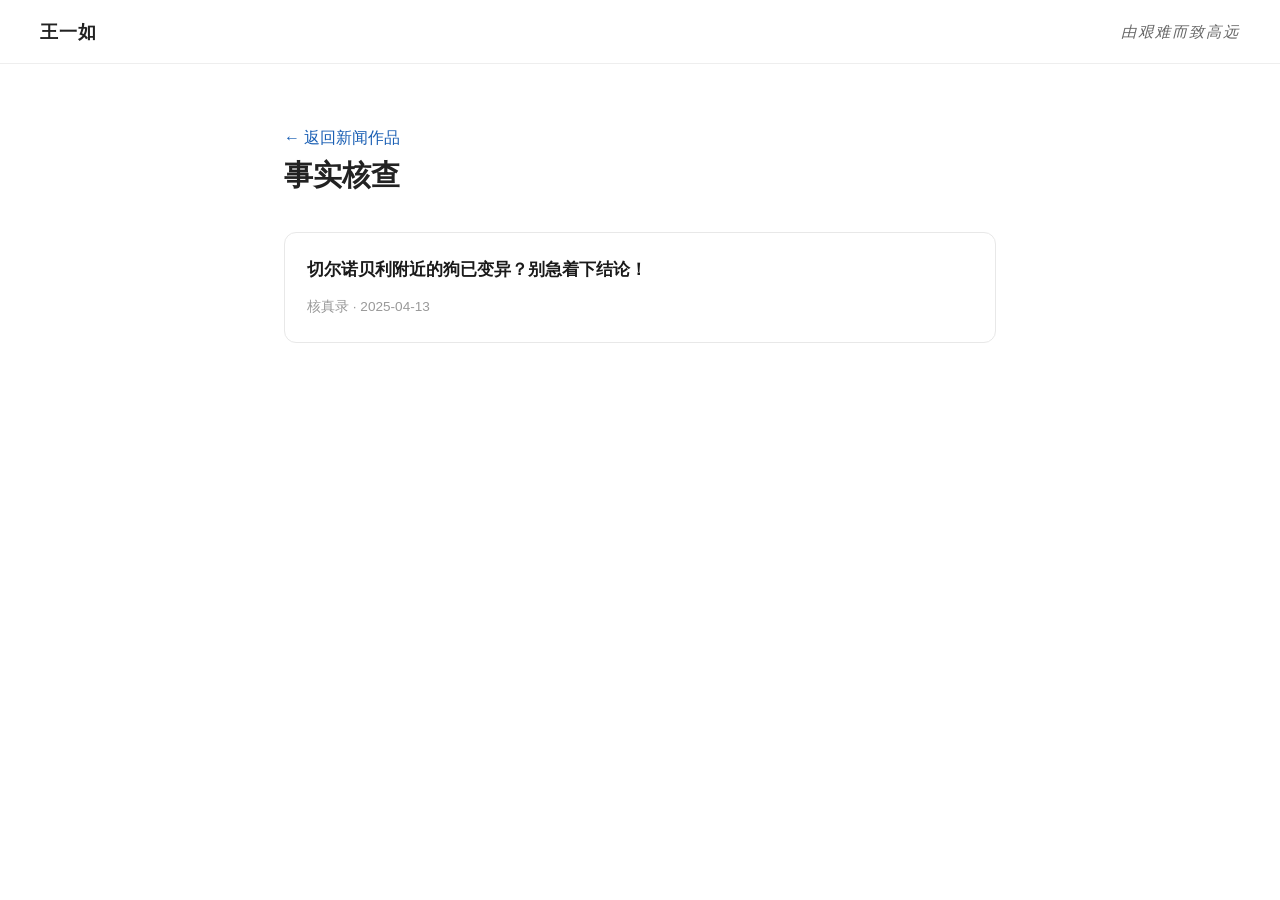
<file: news/factchecking.html>
<!DOCTYPE html>
<html lang="zh-CN">
<head>
  <meta charset="UTF-8">
  <meta name="viewport" content="width=device-width, initial-scale=1.0">
  <title>事实核查 · 王一如</title>
  <link rel="stylesheet" href="../style.css">
</head>
<body>

  <nav class="navbar">
    <div class="nav-brand"><a href="news/factchecking.html" style="text-decoration:none;color:inherit;">王一如</a></div>
    <p class="nav-motto"><em>由艰难而致高远</em></p>
  </nav>

  <main class="article-container">
    <p><a href="../news.html" style="color:#1a5fb4;text-decoration:none;">← 返回新闻作品</a></p>

    <h1>事实核查</h1>

    <div class="work-grid">

      <a class="work-card" href="https://mp.weixin.qq.com/s/0yJ69nQwPAywzPcX07TtVw" target="_blank">
        <h3>切尔诺贝利附近的狗已变异？别急着下结论！</h3>
        <div class="work-meta">核真录 · 2025-04-13</div>
      </a>

    </div>
  </main>

</body>
</html>
</file>
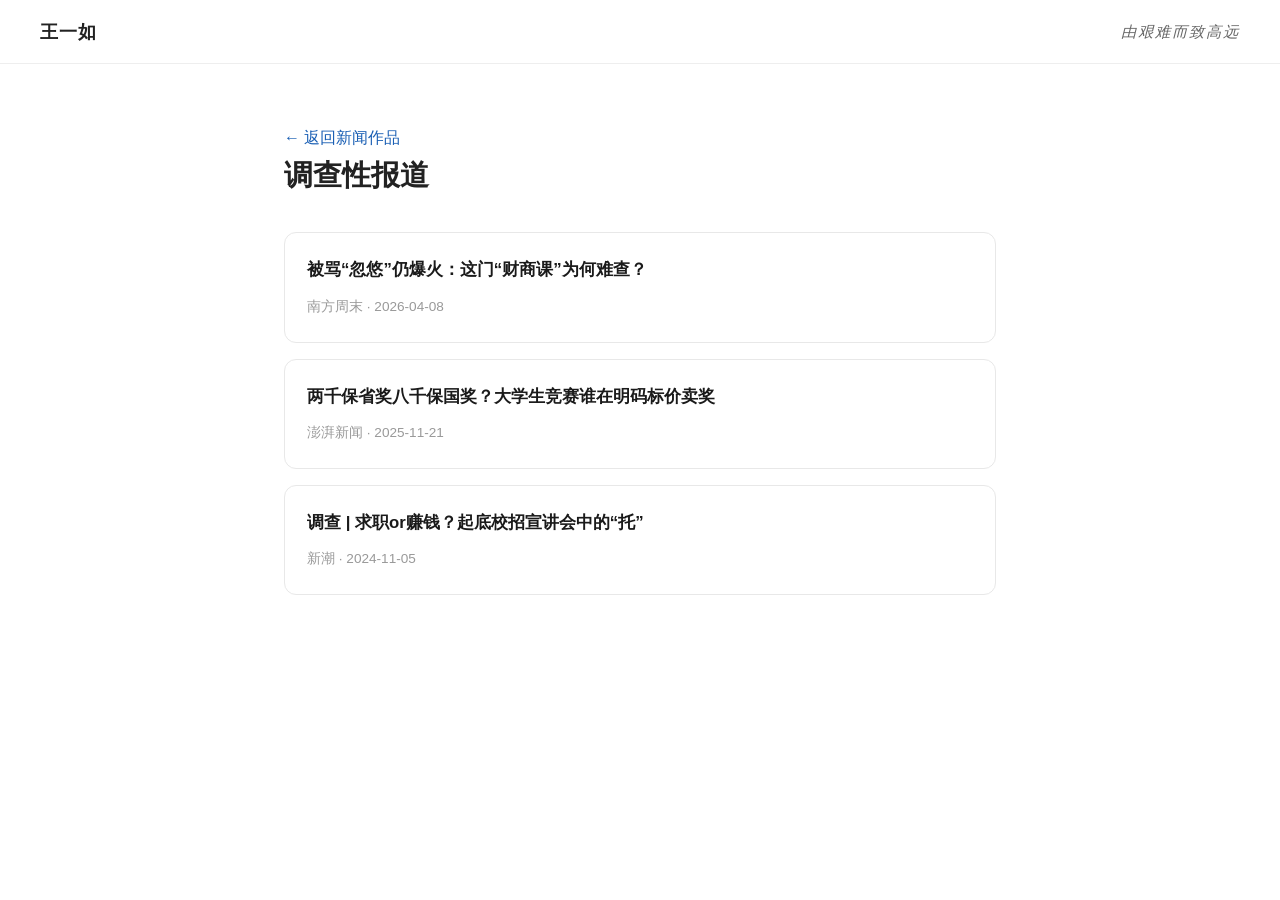
<file: news/investigative.html>
<!DOCTYPE html>
<html lang="zh-CN">
<head>
  <meta charset="UTF-8">
  <meta name="viewport" content="width=device-width, initial-scale=1.0">
  <title>调查性报道 · 王一如</title>
  <link rel="stylesheet" href="../style.css">
</head>
<body>

  <nav class="navbar">
    <div class="nav-brand"><a href="../index.html" style="text-decoration:none;color:inherit;">王一如</a></div>
    <p class="nav-motto"><em>由艰难而致高远</em></p>
  </nav>

  <main class="article-container">
    <p><a href="../news.html" style="color:#1a5fb4;text-decoration:none;">← 返回新闻作品</a></p>

    <h1>调查性报道</h1>

    <div class="work-grid">

      <a class="work-card" href="https://mp.weixin.qq.com/s/k1zn8jzOeKyJUsXt4W2aeQ" target="_blank">
        <h3>被骂“忽悠”仍爆火：这门“财商课”为何难查？</h3>
        <div class="work-meta">南方周末 · 2026-04-08</div>
      </a>

      <a class="work-card" href="https://mp.weixin.qq.com/s/YOAgZnn9ZA360ZX7mJVHog" target="_blank">
        <h3>两千保省奖八千保国奖？大学生竞赛谁在明码标价卖奖</h3>
        <div class="work-meta">澎湃新闻 · 2025-11-21</div>
      </a>

      <a class="work-card" href="https://mp.weixin.qq.com/s/z2FfpHdllJagMhfZu6TXYQ" target="_blank">
        <h3>调查 | 求职or赚钱？起底校招宣讲会中的“托”</h3>
        <div class="work-meta">新潮 · 2024-11-05</div>
      </a>

    </div>
  </main>

</body>
</html>
</file>
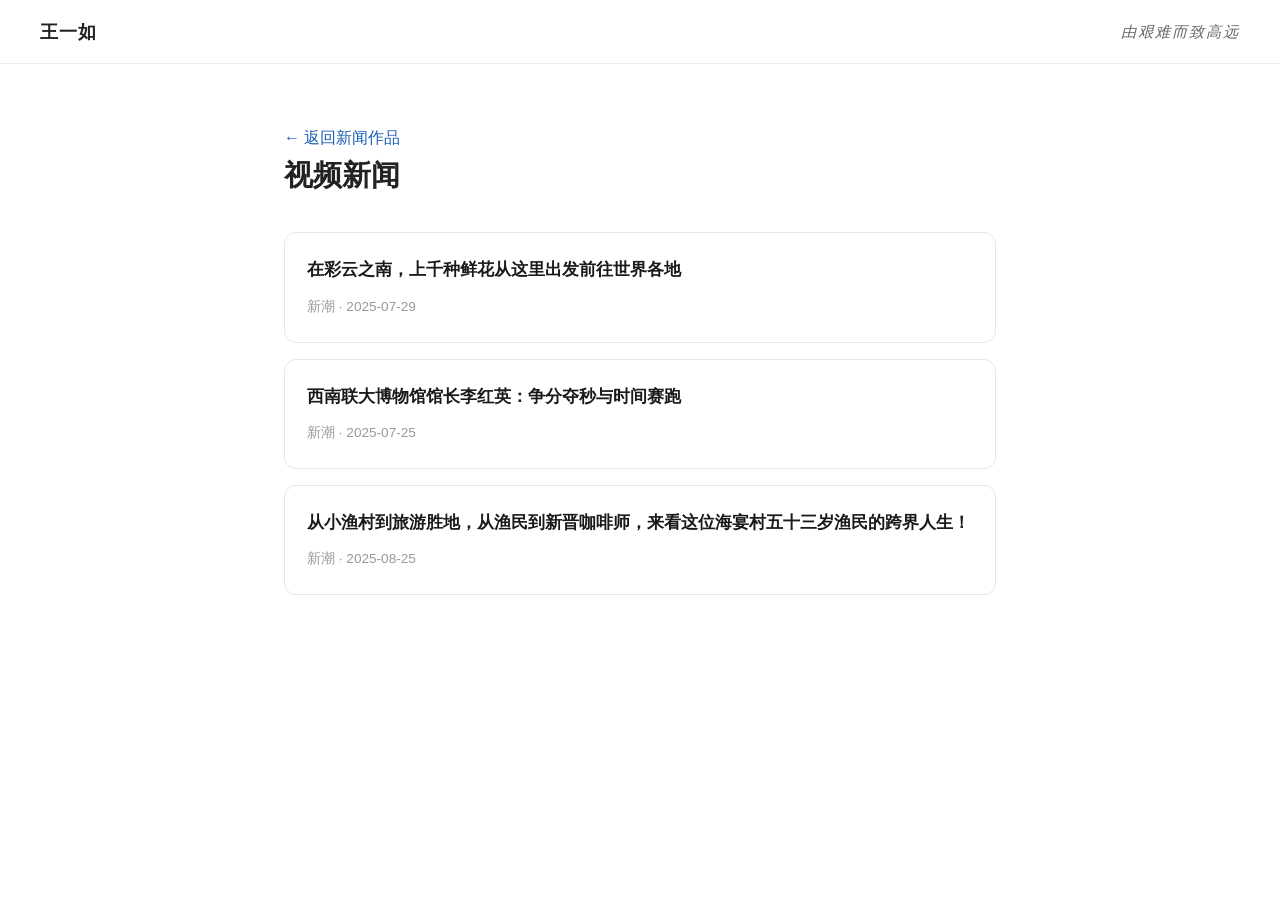
<file: news/video.html>
<!DOCTYPE html>
<html lang="zh-CN">
<head>
  <meta charset="UTF-8">
  <meta name="viewport" content="width=device-width, initial-scale=1.0">
  <title>视频新闻 · 王一如</title>
  <link rel="stylesheet" href="../style.css">
</head>
<body>

  <nav class="navbar">
    <div class="nav-brand"><a href="news/video.html" style="text-decoration:none;color:inherit;">王一如</a></div>
    <p class="nav-motto"><em>由艰难而致高远</em></p>
  </nav>

  <main class="article-container">
    <p><a href="../news.html" style="color:#1a5fb4;text-decoration:none;">← 返回新闻作品</a></p>

    <h1>视频新闻</h1>

    <div class="work-grid">

      <a class="work-card" href="https://weixin.qq.com/sph/AxAvweCEA" target="_blank">
        <h3>在彩云之南，上千种鲜花从这里出发前往世界各地</h3>
        <div class="work-meta">新潮 · 2025-07-29</div>
      </a>

      <a class="work-card" href="https://weixin.qq.com/sph/AESY3SRIF" target="_blank">
        <h3>西南联大博物馆馆长李红英：争分夺秒与时间赛跑</h3>
        <div class="work-meta">新潮 · 2025-07-25</div>
      </a>

      <a class="work-card" href="https://weixin.qq.com/sph/AG6zsNu7G" target="_blank">
        <h3>从小渔村到旅游胜地，从渔民到新晋咖啡师，来看这位海宴村五十三岁渔民的跨界人生！</h3>
        <div class="work-meta">新潮 · 2025-08-25</div>
      </a>

    </div>
  </main>

</body>
</html>
</file>
<file: style.css>
/* ===== 基础重置 ===== */
* {
  margin: 0;
  padding: 0;
  box-sizing: border-box;
}

/* ===== 全站白色背景 ===== */
body {
  background-color: #ffffff;
  color: #222222;
  font-family: -apple-system, BlinkMacSystemFont, "Segoe UI", "PingFang SC",
               "Microsoft YaHei", sans-serif;
  line-height: 1.7;
}

/* ===== 顶部导航栏 ===== */
.navbar {
  position: sticky;          /* 滚动时固定在顶部 */
  top: 0;
  z-index: 100;
  display: flex;
  align-items: center;
  justify-content: space-between;
  padding: 16px 40px;
  background-color: #ffffff;
  border-bottom: 1px solid #eeeeee;
}

.nav-brand {
  font-size: 1.15rem;
  font-weight: 600;
  letter-spacing: 1px;
}

.nav-links {
  list-style: none;          /* 去掉列表圆点 */
  display: flex;             /* 横向排列 */
  gap: 28px;
}

.nav-links a {
  text-decoration: none;     /* 去掉下划线 */
  color: #555555;
  font-size: 0.95rem;
  transition: color 0.2s;
}

.nav-links a:hover {
  color: #111111;
}

/* ===== 基本信息区域 ===== */
.hero {
  text-align: center;
  padding: 80px 24px 60px;
}

.hero h1 {
  font-size: 2rem;
  font-weight: 600;
  margin-bottom: 16px;
}

.hero p {
  color: #777777;
  font-size: 1rem;
}

/* ===== 卡片区域 ===== */
.cards-container {
  max-width: 960px;          /* 限制最大宽度，避免卡片被拉得太宽 */
  margin: 0 auto;            /* 水平居中 */
  padding: 0 24px 80px;
  display: flex;             /* 三张卡片并排 */
  flex-wrap: wrap;           /* 屏幕变窄时自动换行 */
  gap: 24px;
}

.card {
  flex: 1 1 260px;           /* 最小宽度约 260px，可伸缩 */
  background-color: #ffffff;
  border: 1px solid #e8e8e8;
  border-radius: 12px;
  padding: 28px 24px;
  min-height: 200px;
  box-shadow: 0 2px 8px rgba(0, 0, 0, 0.04);
}

.card h2 {
  font-size: 1.15rem;
  font-weight: 600;
  margin-bottom: 16px;
  padding-bottom: 12px;
  border-bottom: 1px solid #f0f0f0;
}

.card-placeholder {
  color: #bbbbbb;
  font-size: 0.9rem;
  padding-top: 24px;
  text-align: center;
}

/* ===== 手机端适配 ===== */
@media (max-width: 600px) {
  .navbar {
    flex-direction: column;
    gap: 12px;
    padding: 16px 20px;
  }

  .nav-links {
    gap: 20px;
  }

  .hero {
    padding: 50px 20px 40px;
  }

  .hero h1 {
    font-size: 1.5rem;
  }
}
.hero a {
  color: #1a5fb4;
  text-decoration: none;
}
.hero a:hover {
  text-decoration: underline;
}
/* 文章独立页面 */
.article-container {
  max-width: 760px;
  margin: 0 auto;
  padding: 60px 24px 80px;
}

.article-container h1 {
  font-size: 1.8rem;
  margin-bottom: 8px;
}

.article-meta {
  color: #888888;
  font-size: 0.9rem;
  margin-bottom: 40px;
}

.article-content p {
  margin-bottom: 1.2em;
  text-align: justify;
}

.article-content h2 {
  font-size: 1.3rem;
  margin: 2em 0 0.8em;
}

.article-content a {
  color: #1a5fb4;
}
.nav-motto {
  font-size: 0.95rem;
  color: #666666;
  letter-spacing: 2px; 
}
/* 二级页面标题 */
.page-header {
  text-align: center;
  padding: 60px 24px 40px;
}

.page-header h1 {
  font-size: 1.8rem;
  margin-bottom: 8px;
}

.page-header p {
  color: #888888;
  font-size: 0.95rem;
}

/* 分类卡片网格：一行三个 */
.category-grid {
  max-width: 960px;
  margin: 0 auto;
  padding: 0 24px 80px;
  display: grid;
  grid-template-columns: repeat(3, 1fr);
  gap: 24px;
}

.category-card {
  display: block;
  padding: 32px 24px;
  border: 1px solid #e8e8e8;
  border-radius: 12px;
  text-decoration: none;
  color: inherit;
  background-color: #ffffff;
  transition: box-shadow 0.2s, transform 0.2s;
}

.category-card:hover {
  box-shadow: 0 4px 16px rgba(0, 0, 0, 0.08);
  transform: translateY(-2px);
}

.category-card h2 {
  font-size: 1.15rem;
  font-weight: 600;
  margin-bottom: 8px;
}

.category-card p {
  color: #999999;
  font-size: 0.85rem;
}

/* 窄屏时分类卡片变一列 */
@media (max-width: 720px) {
  .category-grid {
    grid-template-columns: 1fr;
  }
}
/* 作品卡片：一行一个长卡片 */
.work-grid {
  display: grid;
  grid-template-columns: 1fr;
  gap: 16px;
  margin-top: 32px;
}

.work-card {
  display: block;
  padding: 24px 22px;
  border: 1px solid #e8e8e8;
  border-radius: 12px;
  background-color: #ffffff;
  text-decoration: none;
  color: inherit;
  transition: box-shadow 0.2s, transform 0.2s, border-color 0.2s;
}

.work-card:hover {
  box-shadow: 0 4px 16px rgba(0, 0, 0, 0.08);
  transform: translateY(-2px);
  border-color: #d0d0d0;
}

.work-card h3 {
  font-size: 1.05rem;
  font-weight: 600;
  line-height: 1.5;
  margin-bottom: 12px;
  color: #1a1a1a;
}

.work-card:hover h3 {
  color: #1a5fb4;
}

.work-card .work-meta {
  font-size: 0.85rem;
  color: #999999;
}
/* 卡片内链接居中 */
.card-flex {
  display: flex;
  flex-direction: column;
}

.card-center {
  flex: 1;
  display: flex;
  align-items: center;
  justify-content: center;
}

.card-link {
  color: #111111;
  text-decoration: none;
  font-size: 1rem;
  font-weight: 500;
}

.card-link:hover {
  text-decoration: underline;
}
/* 摄影集网格：一行三个 */
.photo-grid-wrap {
  max-width: 1000px;
  margin: 0 auto;
  padding: 0 24px 80px;
}

.photo-grid {
  display: grid;
  grid-template-columns: repeat(3, 1fr);
  gap: 20px;
}

.photo-card {
  position: relative;
  display: block;
  aspect-ratio: 4 / 3;
  border-radius: 12px;
  overflow: hidden;
  background-color: #f0f0f0;
  background-size: cover;
  background-position: center;
  text-decoration: none;
  color: inherit;
  transition: transform 0.2s, box-shadow 0.2s;
}

.photo-card:hover {
  transform: translateY(-2px);
  box-shadow: 0 6px 20px rgba(0, 0, 0, 0.12);
}

/* 半透明遮罩：透明度较低，图片仍可见 */
.photo-overlay {
  position: absolute;
  inset: 0;
  background: rgba(255, 255, 255, 0.45);
  display: flex;
  flex-direction: column;
  align-items: center;
  justify-content: center;
  padding: 16px;
  text-align: center;
  transition: background 0.25s;
}

.photo-card:hover .photo-overlay {
  background: rgba(255, 255, 255, 0.25);
}

.photo-overlay h3 {
  font-size: 1rem;
  font-weight: 600;
  color: #111111;
  line-height: 1.5;
}

.photo-overlay .work-meta {
  font-size: 0.8rem;
  color: #555555;
  margin-top: 6px;
}

/* 链接卡片：没有背景图，用浅灰底 */
.photo-card-link {
  background-color: #f7f7f7;
  border: 1px solid #ececec;
}

.photo-card-link .photo-overlay {
  background: transparent;
}

.photo-card-link:hover .photo-overlay {
  background: rgba(0, 0, 0, 0.03);
}

/* 窄屏：一行两个，再窄变一个 */
@media (max-width: 800px) {
  .photo-grid {
    grid-template-columns: repeat(2, 1fr);
  }
}

@media (max-width: 520px) {
  .photo-grid {
    grid-template-columns: 1fr;
  }
}
/* 摄影集总览：一行三个图集卡片 */
.photo-grid-wrap {
  max-width: 1000px;
  margin: 0 auto;
  padding: 0 24px 80px;
}

.photo-grid {
  display: grid;
  grid-template-columns: repeat(3, 1fr);
  gap: 20px;
}

.photo-card {
  position: relative;
  display: block;
  aspect-ratio: 4 / 3;
  border-radius: 12px;
  overflow: hidden;
  background-color: #f0f0f0;
  background-size: cover;
  background-position: center;
  text-decoration: none;
  color: inherit;
  transition: transform 0.2s, box-shadow 0.2s;
}

.photo-card:hover {
  transform: translateY(-2px);
  box-shadow: 0 6px 20px rgba(0, 0, 0, 0.12);
}

.photo-overlay {
  position: absolute;
  inset: 0;
  background: rgba(255, 255, 255, 0.45);
  display: flex;
  flex-direction: column;
  align-items: center;
  justify-content: center;
  padding: 16px;
  text-align: center;
  transition: background 0.25s;
}

.photo-card:hover .photo-overlay {
  background: rgba(255, 255, 255, 0.25);
}

.photo-overlay h3 {
  font-size: 1rem;
  font-weight: 600;
  color: #111111;
  line-height: 1.5;
}

.photo-overlay .work-meta {
  font-size: 0.8rem;
  color: #555555;
  margin-top: 6px;
}

/* 外链图集：无封面图，用浅灰底 */
.photo-card-link {
  background-color: #f7f7f7;
  border: 1px solid #ececec;
}

.photo-card-link .photo-overlay {
  background: transparent;
}

.photo-card-link:hover .photo-overlay {
  background: rgba(0, 0, 0, 0.03);
}

/* 图集详情页：图片网格，一行三个 */
.album-grid {
  display: grid;
  grid-template-columns: repeat(3, 1fr);
  gap: 12px;
  margin-top: 32px;
}

.album-grid a {
  display: block;
  border-radius: 8px;
  overflow: hidden;
  background-color: #f5f5f5;
}

.album-grid img {
  width: 100%;
  aspect-ratio: 4 / 3;
  object-fit: cover;
  display: block;
  transition: transform 0.25s;
}

.album-grid a:hover img {
  transform: scale(1.03);
}

/* 窄屏适配 */
@media (max-width: 800px) {
  .photo-grid,
  .album-grid {
    grid-template-columns: repeat(2, 1fr);
  }
}

@media (max-width: 520px) {
  .photo-grid,
  .album-grid {
    grid-template-columns: 1fr;
  }
}
/* 手册目录 */
.guide-toc {
  background-color: #fafafa;
  border: 1px solid #eeeeee;
  border-radius: 10px;
  padding: 20px 24px;
  margin: 32px 0 40px;
}

.guide-toc h2 {
  font-size: 1rem;
  margin: 0 0 12px;
  color: #666666;
  font-weight: 600;
}

.guide-toc ul {
  list-style: none;
  padding: 0;
  margin: 0;
  display: flex;
  flex-wrap: wrap;
  gap: 8px 20px;
}

.guide-toc a {
  color: #1a5fb4;
  text-decoration: none;
  font-size: 0.9rem;
}

.guide-toc a:hover {
  text-decoration: underline;
}

/* 手册正文 */
.article-content h3 {
  font-size: 1.05rem;
  margin: 1.6em 0 0.6em;
  color: #333333;
}

.article-content ol,
.article-content ul {
  padding-left: 1.5em;
  margin-bottom: 1.2em;
}

.article-content li {
  margin-bottom: 0.5em;
}

.article-content code {
  background-color: #f4f4f4;
  padding: 2px 6px;
  border-radius: 4px;
  font-size: 0.88em;
  color: #c0392b;
  font-family: Consolas, Monaco, monospace;
}

.article-content pre {
  background-color: #f8f8f8;
  border: 1px solid #eeeeee;
  border-radius: 8px;
  padding: 16px;
  overflow-x: auto;
  margin: 12px 0 20px;
}

.article-content pre code {
  background: none;
  padding: 0;
  color: #333333;
  font-size: 0.85em;
  line-height: 1.6;
}

.article-content table {
  width: 100%;
  border-collapse: collapse;
  margin: 16px 0 24px;
  font-size: 0.9rem;
}

.article-content th,
.article-content td {
  border: 1px solid #eeeeee;
  padding: 10px 12px;
  text-align: left;
}

.article-content th {
  background-color: #fafafa;
  font-weight: 600;
}

.article-content hr {
  border: none;
  border-top: 1px solid #eeeeee;
}

.article-content a {
  color: #1a5fb4;
}
</file>
